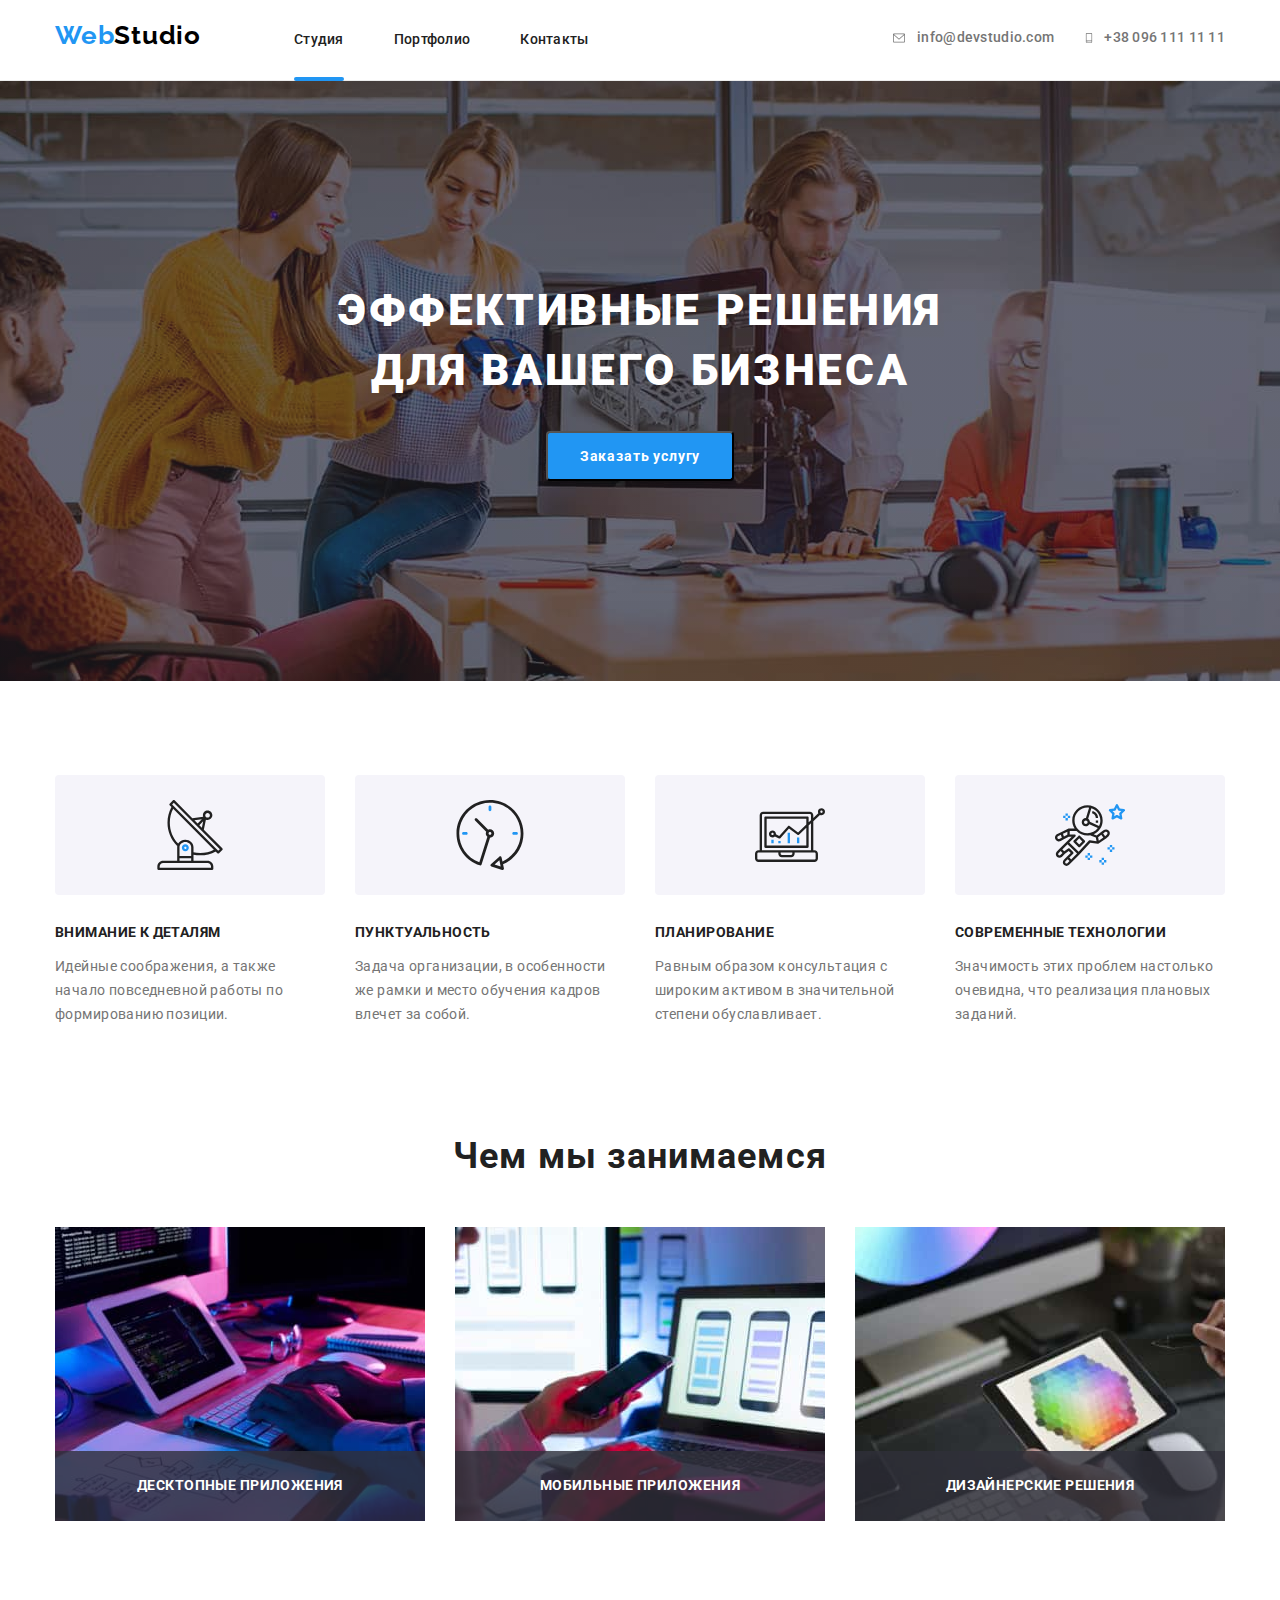
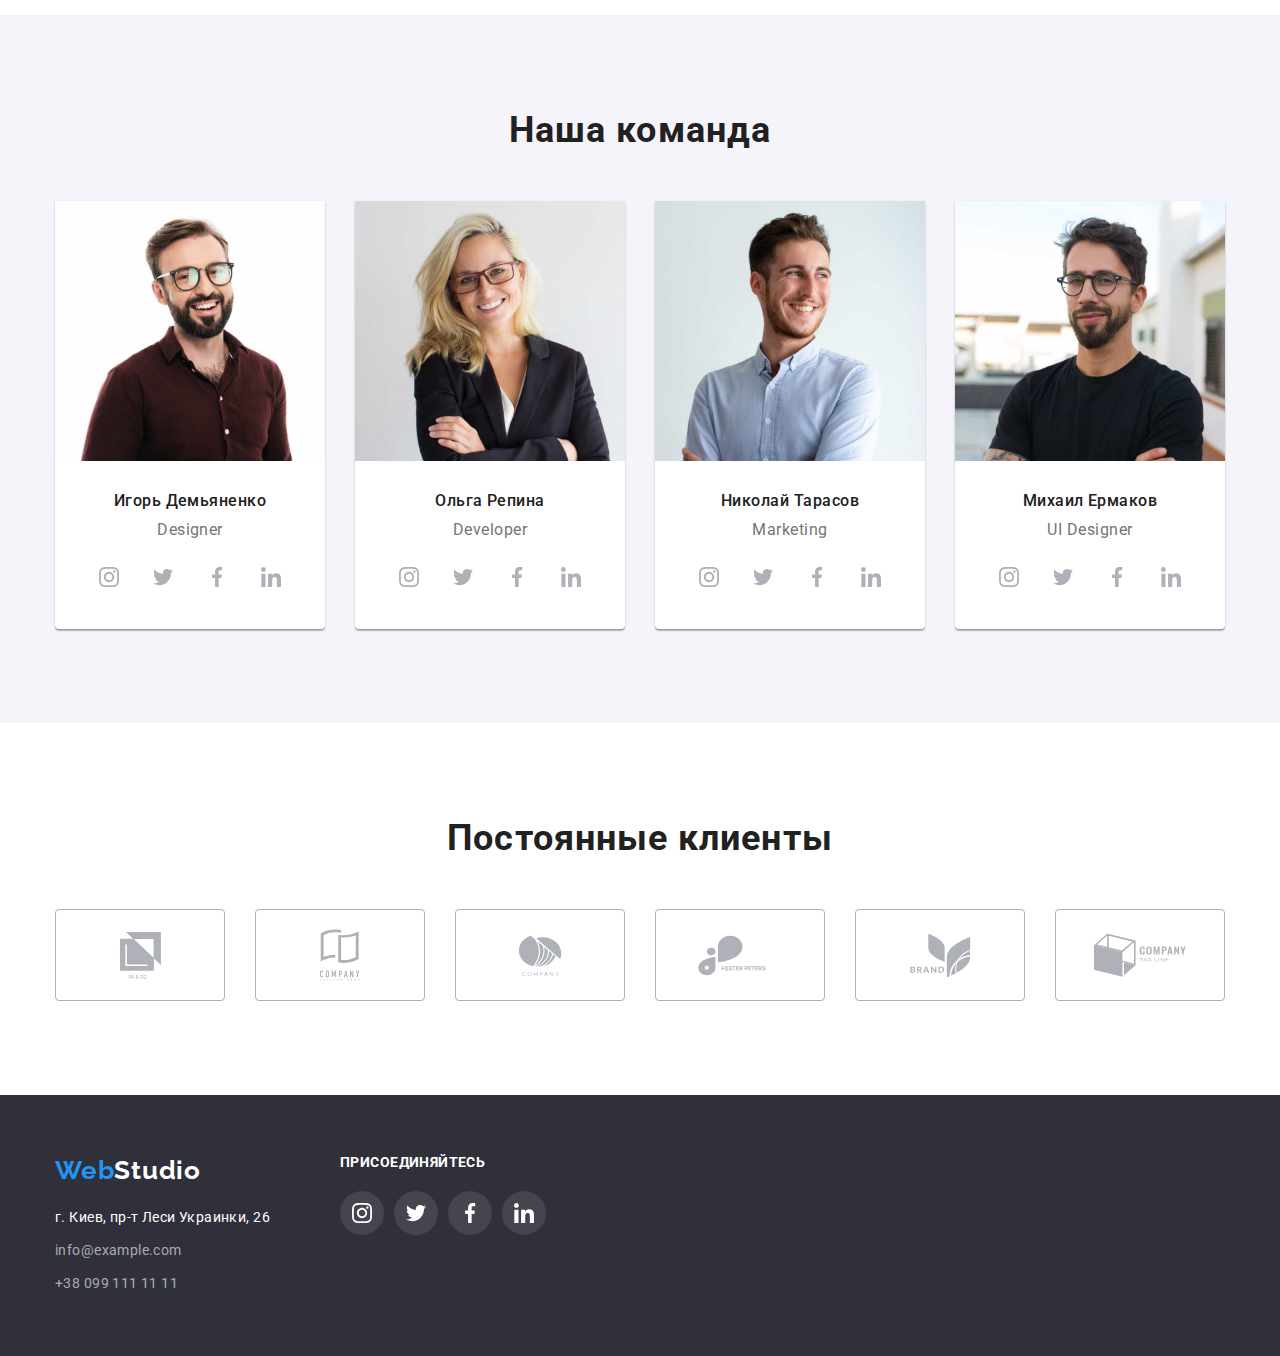
<file: index.html>
<!DOCTYPE html>
<html lang="ru">
  <head>
    <meta charset="UTF-8" />
    <meta http-equiv="X-UA-Compatible" content="IE=edge" />
    <meta name="viewport" content="width=device-width, initial-scale=1.0" />
    <title>Document</title>
    <link rel="stylesheet" href="./css/modern-normalize.css" />
    <link
      href="https://fonts.googleapis.com/css2?family=Raleway:wght@700&family=Roboto:wght@400;500;700;900&display=swap"
      rel="stylesheet"
    />
    <link rel="stylesheet" href="./css/styles.css" />
  </head>
  <body>
    <header class="header">
      <div class="container">
        <div class="header-content">
          <nav class="nav">
            <ul class="nav-list">
              <li class="logo-header">
                <a class="logo" href="index.html"><span>Web</span>Studio</a>
              </li>
              <li class="nav-item">
                <a class="nav-link active" href="index.html">Студия</a>
              </li>
              <li class="nav-item">
                <a class="nav-link" href="portfolio.html">Портфолио</a>
              </li>
              <li class="nav-item">
                <a class="nav-link" href="#">Контакты</a>
              </li>
            </ul>
          </nav>
          <ul class="header-contact-list">
            <li class="header-contact-item">
              <a class="header-contact-link" href="mailto:info@devstudio.com">
                <svg
                  class="header-contact-icon"
                  aria-hidden="true"
                  width="16"
                  height="12"
                >
                  <use href="./images/icons.svg#icon-envelope"></use>
                </svg>
                info@devstudio.com</a
              >
            </li>
            <li class="header-contact-item">
              <a class="header-contact-link" href="tel:+380961111111">
                <svg
                  class="header-contact-icon"
                  aria-hidden="true"
                  width="10"
                  height="16"
                >
                  <use href="./images/icons.svg#icon-smartphone"></use>
                </svg>
                +38 096 111 11 11</a
              >
            </li>
          </ul>
        </div>
      </div>
    </header>

    <main class="main">
      <section class="section hero">
        <div class="container">
          <h1 class="hero-title">
            Эффективные решения<br />
            для вашего бизнеса
          </h1>
          <button type="button" class="hero-button" data-modal-open>
            Заказать услугу
          </button>
        </div>
      </section>

      <div class="backdrop is-hidden" data-modal>
        <div class="modal">
          <button type="button" class="close-button" data-modal-close>
            <svg class="icon-close" width="18" height="18">
              <use href="./images/icons.svg#icon-close"></use>
            </svg>
          </button>
        </div>
      </div>

      <section class="section">
        <div class="container">
          <h2 hidden>Особенности</h2>
          <ul class="specialty-list">
            <li class="specialty-list-item">
              <div class="specialty-icon-container">
                <svg
                  class="specialty-icon"
                  aria-hidden="true"
                  width="70"
                  height="70"
                >
                  <use href="./images/icons.svg#icon-antenna"></use>
                </svg>
              </div>
              <h3 class="specialty-list-item-title">Внимание к деталям</h3>
              <p class="specialty-text">
                Идейные соображения, а также начало повседневной работы по
                формированию позиции.
              </p>
            </li>
            <li class="specialty-list-item">
              <div class="specialty-icon-container">
                <svg
                  class="specialty-icon"
                  aria-hidden="true"
                  width="70"
                  height="70"
                >
                  <use href="./images/icons.svg#icon-clock"></use>
                </svg>
              </div>
              <h3 class="specialty-list-item-title">Пунктуальность</h3>
              <p class="specialty-text">
                Задача организации, в особенности же рамки и место обучения
                кадров влечет за собой.
              </p>
            </li>
            <li class="specialty-list-item">
              <div class="specialty-icon-container">
                <svg
                  class="specialty-icon"
                  aria-hidden="true"
                  width="70"
                  height="70"
                >
                  <use href="./images/icons.svg#icon-diagram"></use>
                </svg>
              </div>
              <h3 class="specialty-list-item-title">Планирование</h3>
              <p class="specialty-text">
                Равным образом консультация с широким активом в значительной
                степени обуславливает.
              </p>
            </li>
            <li class="specialty-list-item">
              <div class="specialty-icon-container">
                <svg
                  class="specialty-icon"
                  aria-hidden="true"
                  width="70"
                  height="70"
                >
                  <use href="./images/icons.svg#icon-astronaut"></use>
                </svg>
              </div>
              <h3 class="specialty-list-item-title">Современные технологии</h3>
              <p class="specialty-text">
                Значимость этих проблем настолько очевидна, что реализация
                плановых заданий.
              </p>
            </li>
          </ul>
        </div>
      </section>

      <section class="section activitys">
        <div class="container">
          <h2 class="title">Чем мы занимаемся</h2>
          <ul class="activitys-list">
            <li class="activitys-list-item">
              <div class="thumb">
                <img
                  class="activitys-img"
                  src="./images/main/box1.jpg"
                  width="370"
                  height="295"
                  alt="Web development"
                />
                <h3 class="label">Десктопные приложения</h3>
              </div>
            </li>
            <li class="activitys-list-item">
              <div class="thumb">
                <img
                  class="activitys-img"
                  src="./images/main/box2.jpg"
                  width="370"
                  height="295"
                  alt="App development"
                />
                <h3 class="label">Мобильные приложения</h3>
              </div>
            </li>
            <li class="activitys-list-item">
              <div class="thumb">
                <img
                  class="activitys-img"
                  src="./images/main/box3.jpg"
                  width="370"
                  height="295"
                  alt="Design"
                />
                <h3 class="label">Дизайнерские решения</h3>
              </div>
            </li>
          </ul>
        </div>
      </section>
      <section class="section team">
        <div class="container team">
          <h2 class="title">Наша команда</h2>
          <ul class="team-list">
            <li class="team-list-item">
              <img
                src="./images/main/IgorDemyanenko.jpg"
                width="270"
                height="260"
                alt="Игорь Демьяненко"
              />
              <div class="team-list-item-text">
                <p class="team-member">Игорь Демьяненко</p>
                <p class="occupation">Designer</p>
              </div>
              <div class="team-social">
                <ul class="team-social-list">
                  <li class="team-social-item">
                    <a class="team-social-link" href="#"
                      ><svg
                        class="team-social-link-icon"
                        aria-label="instagram link"
                        width="20"
                        height="20"
                      >
                        <use
                          href="./images/icons.svg#icon-instagram"
                        ></use></svg
                    ></a>
                  </li>
                  <li class="team-social-item">
                    <a class="team-social-link" href="#"
                      ><svg
                        class="team-social-link-icon"
                        aria-label="twitter link"
                        width="20"
                        height="20"
                      >
                        <use href="./images/icons.svg#icon-twitter"></use></svg
                    ></a>
                  </li>
                  <li class="team-social-item">
                    <a class="team-social-link" href="#"
                      ><svg
                        class="team-social-link-icon"
                        aria-label="facebook link"
                        width="20"
                        height="20"
                      >
                        <use href="./images/icons.svg#icon-facebook"></use></svg
                    ></a>
                  </li>
                  <li class="team-social-item">
                    <a class="team-social-link" href="#"
                      ><svg
                        class="team-social-link-icon"
                        aria-label="linkedin link"
                        width="20"
                        height="20"
                      >
                        <use href="./images/icons.svg#icon-linkedin"></use></svg
                    ></a>
                  </li>
                </ul>
              </div>
            </li>
            <li class="team-list-item">
              <img
                src="./images/main/OlgaRepina.jpg"
                width="270"
                height="260"
                alt="Ольга Репина"
              />
              <div class="team-list-item-text">
                <p class="team-member">Ольга Репина</p>
                <p class="occupation">Developer</p>
              </div>
              <div class="team-social">
                <ul class="team-social-list">
                  <li class="team-social-item">
                    <a class="team-social-link" href="#"
                      ><svg
                        class="team-social-link-icon"
                        aria-label="instagram link"
                        width="20"
                        height="20"
                      >
                        <use
                          href="./images/icons.svg#icon-instagram"
                        ></use></svg
                    ></a>
                  </li>
                  <li class="team-social-item">
                    <a class="team-social-link" href="#"
                      ><svg
                        class="team-social-link-icon"
                        aria-label="twitter link"
                        width="20"
                        height="20"
                      >
                        <use href="./images/icons.svg#icon-twitter"></use></svg
                    ></a>
                  </li>
                  <li class="team-social-item">
                    <a class="team-social-link" href="#"
                      ><svg
                        class="team-social-link-icon"
                        aria-label="facebook link"
                        width="20"
                        height="20"
                      >
                        <use href="./images/icons.svg#icon-facebook"></use></svg
                    ></a>
                  </li>
                  <li class="team-social-item">
                    <a class="team-social-link" href="#"
                      ><svg
                        class="team-social-link-icon"
                        aria-label="linkedin link"
                        width="20"
                        height="20"
                      >
                        <use href="./images/icons.svg#icon-linkedin"></use></svg
                    ></a>
                  </li>
                </ul>
              </div>
            </li>
            <li class="team-list-item">
              <img
                src="./images/main/NikolaiTarasov.jpg"
                width="270"
                height="260"
                alt="Николай Тарасов"
              />
              <div class="team-list-item-text">
                <p class="team-member">Николай Тарасов</p>
                <p class="occupation">Marketing</p>
              </div>
              <div class="team-social">
                <ul class="team-social-list">
                  <li class="team-social-item">
                    <a class="team-social-link" href="#"
                      ><svg
                        class="team-social-link-icon"
                        aria-label="instagram link"
                        width="20"
                        height="20"
                      >
                        <use
                          href="./images/icons.svg#icon-instagram"
                        ></use></svg
                    ></a>
                  </li>
                  <li class="team-social-item">
                    <a class="team-social-link" href="#"
                      ><svg
                        class="team-social-link-icon"
                        aria-label="twitter link"
                        width="20"
                        height="20"
                      >
                        <use href="./images/icons.svg#icon-twitter"></use></svg
                    ></a>
                  </li>
                  <li class="team-social-item">
                    <a class="team-social-link" href="#"
                      ><svg
                        class="team-social-link-icon"
                        aria-label="facebook link"
                        width="20"
                        height="20"
                      >
                        <use href="./images/icons.svg#icon-facebook"></use></svg
                    ></a>
                  </li>
                  <li class="team-social-item">
                    <a class="team-social-link" href="#"
                      ><svg
                        class="team-social-link-icon"
                        aria-label="linkedin link"
                        width="20"
                        height="20"
                      >
                        <use href="./images/icons.svg#icon-linkedin"></use></svg
                    ></a>
                  </li>
                </ul>
              </div>
            </li>
            <li class="team-list-item">
              <img
                src="./images/main/MikhailErmakov.jpg"
                width="270"
                height="260"
                alt="Михаил Ермаков"
              />
              <div class="team-list-item-text">
                <p class="team-member">Михаил Ермаков</p>
                <p class="occupation">UI Designer</p>
              </div>
              <div class="team-social">
                <ul class="team-social-list">
                  <li class="team-social-item">
                    <a class="team-social-link" href="#"
                      ><svg
                        class="team-social-link-icon"
                        aria-label="instagram link"
                        width="20"
                        height="20"
                      >
                        <use
                          href="./images/icons.svg#icon-instagram"
                        ></use></svg
                    ></a>
                  </li>
                  <li class="team-social-item">
                    <a class="team-social-link" href="#"
                      ><svg
                        class="team-social-link-icon"
                        aria-label="twitter link"
                        width="20"
                        height="20"
                      >
                        <use href="./images/icons.svg#icon-twitter"></use></svg
                    ></a>
                  </li>
                  <li class="team-social-item">
                    <a class="team-social-link" href="#"
                      ><svg
                        class="team-social-link-icon"
                        aria-label="facebook link"
                        width="20"
                        height="20"
                      >
                        <use href="./images/icons.svg#icon-facebook"></use></svg
                    ></a>
                  </li>
                  <li class="team-social-item">
                    <a class="team-social-link" href="#"
                      ><svg
                        class="team-social-link-icon"
                        aria-label="linkedin link"
                        width="20"
                        height="20"
                      >
                        <use href="./images/icons.svg#icon-linkedin"></use></svg
                    ></a>
                  </li>
                </ul>
              </div>
            </li>
          </ul>
        </div>
      </section>
      <section class="section">
        <div class="container regular-client">
          <h2 class="regular-client-title title">Постоянные клиенты</h2>
          <ul class="client-list">
            <li class="client-list-item">
              <a class="client-link" href="#"
                ><svg
                  class="client-icon"
                  aria-label="logo link"
                  width="41"
                  height="47"
                >
                  <use href="./images/icons.svg#logo-1"></use></svg
              ></a>
            </li>
            <li class="client-list-item">
              <a class="client-link" href="#"
                ><svg
                  class="client-icon"
                  aria-label="logo link"
                  width="40"
                  height="52"
                >
                  <use href="./images/icons.svg#logo-2"></use></svg
              ></a>
            </li>
            <li class="client-list-item">
              <a class="client-link" href="#"
                ><svg
                  class="client-icon"
                  aria-label="logo link"
                  width="44"
                  height="41"
                >
                  <use href="./images/icons.svg#logo-3"></use></svg
              ></a>
            </li>
            <li class="client-list-item">
              <a class="client-link" href="#"
                ><svg
                  class="client-icon"
                  aria-label="logo link"
                  width="84"
                  height="41"
                >
                  <use href="./images/icons.svg#logo-4"></use></svg
              ></a>
            </li>
            <li class="client-list-item">
              <a class="client-link" href="#"
                ><svg
                  class="client-icon"
                  aria-label="logo link"
                  width="63"
                  height="45"
                >
                  <use href="./images/icons.svg#logo-5"></use></svg
              ></a>
            </li>
            <li class="client-list-item">
              <a class="client-link" href="#"
                ><svg
                  class="client-icon"
                  aria-label="logo link"
                  width="94"
                  height="44"
                >
                  <use href="./images/icons.svg#logo-6"></use></svg
              ></a>
            </li>
          </ul>
        </div>
      </section>
    </main>

    <footer class="footer">
      <div class="container footer-content">
        <div class="footer-main">
          <a class="logo-footer" href="index.html"><span>Web</span>Studio</a>
          <address class="address">
            <ul class="footer-list">
              <li>
                <p class="address-text">г. Киев, пр-т Леси Украинки, 26</p>
              </li>
              <li>
                <a class="footer-address" href="mailto:info@example.com">
                  info@example.com</a
                >
              </li>
              <li>
                <a class="footer-address" href="tel:+380991111111">
                  +38 099 111 11 11</a
                >
              </li>
            </ul>
          </address>
        </div>
        <div class="footer-social-container">
          <h2 class="footer-social-title">Присоединяйтесь</h2>
          <div class="footer-social">
            <ul class="social-list">
              <li class="social-item">
                <a class="social-link" href="#"
                  ><svg
                    class="social-link-icon"
                    aria-label="instagram link"
                    width="20"
                    height="20"
                  >
                    <use href="./images/icons.svg#icon-instagram"></use></svg
                ></a>
              </li>
              <li class="social-item">
                <a class="social-link" href="#"
                  ><svg
                    class="social-link-icon"
                    aria-label="twitter link"
                    width="20"
                    height="20"
                  >
                    <use href="./images/icons.svg#icon-twitter"></use></svg
                ></a>
              </li>
              <li class="social-item">
                <a class="social-link" href="#"
                  ><svg
                    class="social-link-icon"
                    aria-label="facebook link"
                    width="20"
                    height="20"
                  >
                    <use href="./images/icons.svg#icon-facebook"></use></svg
                ></a>
              </li>
              <li class="social-item">
                <a class="social-link" href="#"
                  ><svg
                    class="social-link-icon"
                    aria-label="linkedin link"
                    width="20"
                    height="20"
                  >
                    <use href="./images/icons.svg#icon-linkedin"></use></svg
                ></a>
              </li>
            </ul>
          </div>
        </div>
      </div>
    </footer>
    <script src="./js/modal.js"></script>
  </body>
</html>
</file>
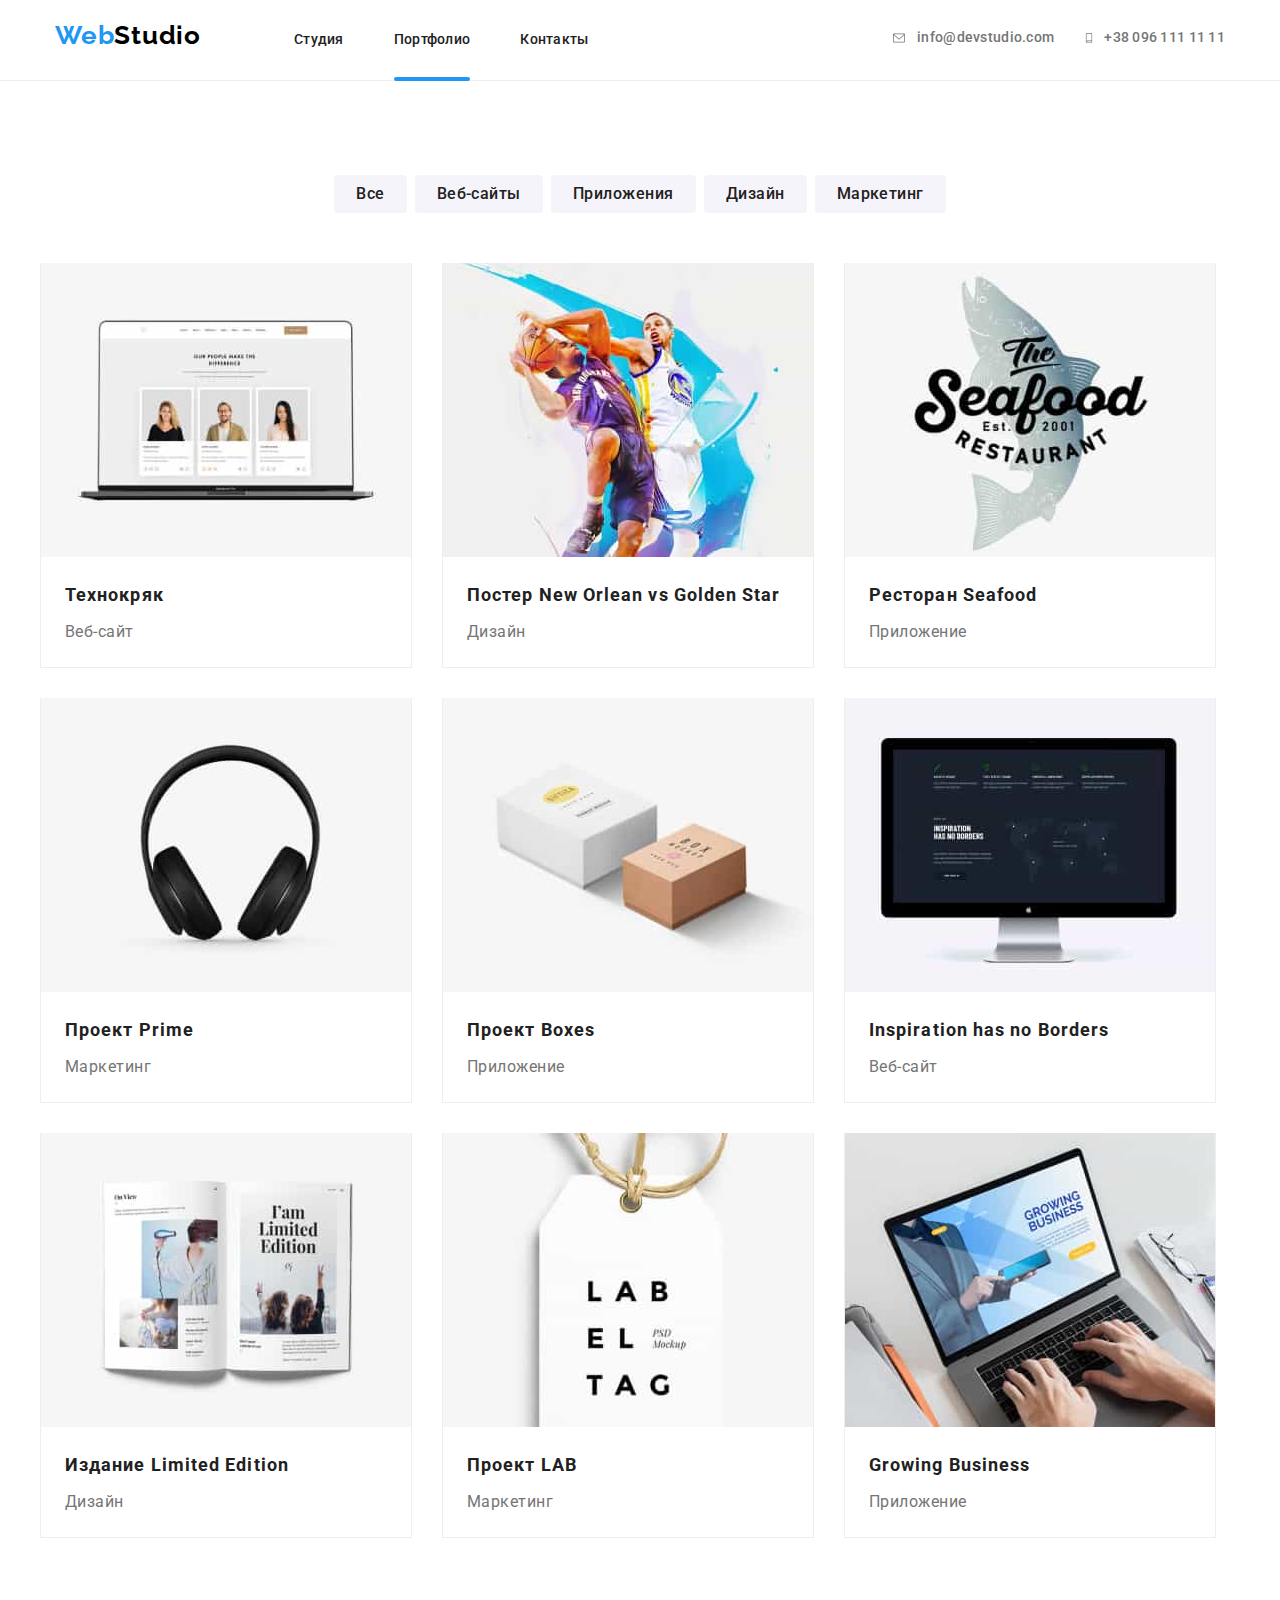
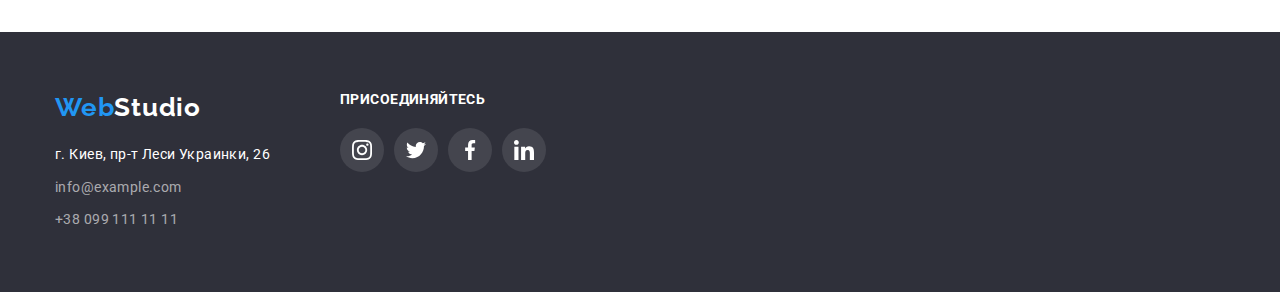
<file: portfolio.html>
<!DOCTYPE html>
<html lang="ru">
  <head>
    <meta charset="UTF-8" />
    <meta http-equiv="X-UA-Compatible" content="IE=edge" />
    <meta name="viewport" content="width=device-width, initial-scale=1.0" />
    <title>Document</title>
    <link rel="stylesheet" href="./css/modern-normalize.css" />
    <link
      href="https://fonts.googleapis.com/css2?family=Raleway:wght@700&family=Roboto:wght@400;500;700;900&display=swap"
      rel="stylesheet"
    />
    <link rel="stylesheet" href="./css/styles.css" />
  </head>
  <body>
    <header class="header">
      <div class="container">
        <div class="header-content">
          <nav class="nav">
            <ul class="nav-list">
              <li class="logo-header">
                <a class="logo" href="index.html"><span>Web</span>Studio</a>
              </li>
              <li class="nav-item">
                <a class="nav-link" href="index.html">Студия</a>
              </li>
              <li class="nav-item">
                <a class="nav-link active" href="portfolio.html">Портфолио</a>
              </li>
              <li class="nav-item">
                <a class="nav-link" href="#">Контакты</a>
              </li>
            </ul>
          </nav>
          <ul class="header-contact-list">
            <li class="header-contact-item">
              <a class="header-contact-link" href="mailto:info@devstudio.com">
                <svg
                  class="header-contact-icon"
                  aria-hidden="true"
                  width="16"
                  height="12"
                >
                  <use href="./images/icons.svg#icon-envelope"></use>
                </svg>
                info@devstudio.com</a
              >
            </li>
            <li class="header-contact-item">
              <a class="header-contact-link" href="tel:+380961111111">
                <svg
                  class="header-contact-icon"
                  aria-hidden="true"
                  width="10"
                  height="16"
                >
                  <use href="./images/icons.svg#icon-smartphone"></use>
                </svg>
                +38 096 111 11 11</a
              >
            </li>
          </ul>
        </div>
      </div>
    </header>

    <main>
      <section hidden>
        <div class="container">
          <h1 class="title">Портфолио</h1>
        </div>
      </section>

      <section class="section">
        <div class="container project-list">
          <ul class="filters">
            <li class="filters-item">
              <button class="filters-item-button" type="button">Все</button>
            </li>

            <li class="filters-item">
              <button class="filters-item-button" type="button">
                Веб-сайты
              </button>
            </li>

            <li class="filters-item">
              <button class="filters-item-button" type="button">
                Приложения
              </button>
            </li>

            <li class="filters-item">
              <button class="filters-item-button" type="button">Дизайн</button>
            </li>
            <li class="filters-item">
              <button class="filters-item-button" type="button">
                Маркетинг
              </button>
            </li>
          </ul>

          <ul class="project">
            <li class="project-item">
              <div class="overlay-box">
                <img
                  class="project-img"
                  src="./images/portfolio/project1.jpg"
                  width="370"
                  height="294"
                  alt="project-img"
                />
                <div class="overlay">
                  <p class="overlay-text">
                    Ресурс предлагает комплексные предложения с разным уровнем
                    функционала и сервисов. Все это позволит посетителю получить
                    исчерпывающие сведения о компании или частном лице.
                  </p>
                </div>
              </div>
              <div class="project-title">
                <h2 class="project-name">Технокряк</h2>
                <p class="project-type">Веб-сайт</p>
              </div>
            </li>

            <li class="project-item">
              <div class="overlay-box">
                <img
                  class="project-img"
                  src="./images/portfolio/project2.jpg"
                  width="370"
                  height="294"
                  alt="project-img"
                />
                <div class="overlay">
                  <p class="overlay-text">
                    Ресурс предлагает комплексные предложения с разным уровнем
                    функционала и сервисов. Все это позволит посетителю получить
                    исчерпывающие сведения о компании или частном лице.
                  </p>
                </div>
              </div>

              <div class="project-title">
                <h2 class="project-name">Постер New Orlean vs Golden Star</h2>
                <p class="project-type">Дизайн</p>
              </div>
            </li>

            <li class="project-item">
              <div class="overlay-box">
                <img
                  class="project-img"
                  src="./images/portfolio/project3.jpg"
                  width="370"
                  height="294"
                  alt="project-img"
                />
                <div class="overlay">
                  <p class="overlay-text">
                    Ресурс предлагает комплексные предложения с разным уровнем
                    функционала и сервисов. Все это позволит посетителю получить
                    исчерпывающие сведения о компании или частном лице.
                  </p>
                </div>
              </div>

              <div class="project-title">
                <h2 class="project-name">Ресторан Seafood</h2>
                <p class="project-type">Приложение</p>
              </div>
            </li>

            <li class="project-item">
              <div class="overlay-box">
                <img
                  class="project-img"
                  src="./images/portfolio/project4.jpg"
                  width="370"
                  height="294"
                  alt="project-img"
                />
                <div class="overlay">
                  <p class="overlay-text">
                    Ресурс предлагает комплексные предложения с разным уровнем
                    функционала и сервисов. Все это позволит посетителю получить
                    исчерпывающие сведения о компании или частном лице.
                  </p>
                </div>
              </div>

              <div class="project-title">
                <h2 class="project-name">Проект Prime</h2>
                <p class="project-type">Маркетинг</p>
              </div>
            </li>

            <li class="project-item">
              <div class="overlay-box">
                <img
                  class="project-img"
                  src="./images/portfolio/project5.jpg"
                  width="370"
                  height="294"
                  alt="project-img"
                />
                <div class="overlay">
                  <p class="overlay-text">
                    Ресурс предлагает комплексные предложения с разным уровнем
                    функционала и сервисов. Все это позволит посетителю получить
                    исчерпывающие сведения о компании или частном лице.
                  </p>
                </div>
              </div>
              <div class="project-title">
                <h2 class="project-name">Проект Boxes</h2>
                <p class="project-type">Приложение</p>
              </div>
            </li>

            <li class="project-item">
              <div class="overlay-box">
                <img
                  class="project-img"
                  src="./images/portfolio/project6.jpg"
                  width="370"
                  height="294"
                  alt="project-img"
                />
                <div class="overlay">
                  <p class="overlay-text">
                    Ресурс предлагает комплексные предложения с разным уровнем
                    функционала и сервисов. Все это позволит посетителю получить
                    исчерпывающие сведения о компании или частном лице.
                  </p>
                </div>
              </div>

              <div class="project-title">
                <h2 class="project-name">Inspiration has no Borders</h2>
                <p class="project-type">Веб-сайт</p>
              </div>
            </li>

            <li class="project-item">
              <div class="overlay-box">
                <img
                  class="project-img"
                  src="./images/portfolio/project7.jpg"
                  width="370"
                  height="294"
                  alt="project-img"
                />
                <div class="overlay">
                  <p class="overlay-text">
                    Ресурс предлагает комплексные предложения с разным уровнем
                    функционала и сервисов. Все это позволит посетителю получить
                    исчерпывающие сведения о компании или частном лице.
                  </p>
                </div>
              </div>

              <div class="project-title">
                <h2 class="project-name">Издание Limited Edition</h2>
                <p class="project-type">Дизайн</p>
              </div>
            </li>

            <li class="project-item">
              <div class="overlay-box">
                <img
                  class="project-img"
                  src="./images/portfolio/project8.jpg"
                  width="370"
                  height="294"
                  alt="project-img"
                />
                <div class="overlay">
                  <p class="overlay-text">
                    Ресурс предлагает комплексные предложения с разным уровнем
                    функционала и сервисов. Все это позволит посетителю получить
                    исчерпывающие сведения о компании или частном лице.
                  </p>
                </div>
              </div>

              <div class="project-title">
                <h2 class="project-name">Проект LAB</h2>
                <p class="project-type">Маркетинг</p>
              </div>
            </li>

            <li class="project-item">
              <div class="overlay-box">
                <img
                  class="project-img"
                  src="./images/portfolio/project9.jpg"
                  width="370"
                  height="294"
                  alt="project-img"
                />
                <div class="overlay">
                  <p class="overlay-text">
                    Ресурс предлагает комплексные предложения с разным уровнем
                    функционала и сервисов. Все это позволит посетителю получить
                    исчерпывающие сведения о компании или частном лице.
                  </p>
                </div>
              </div>

              <div class="project-title">
                <h2 class="project-name">Growing Business</h2>
                <p class="project-type">Приложение</p>
              </div>
            </li>
          </ul>
        </div>
      </section>
    </main>

    <footer class="footer">
      <div class="container footer-content">
        <div class="footer-main">
          <a class="logo-footer" href="index.html"><span>Web</span>Studio</a>
          <address class="address">
            <ul class="footer-list">
              <li>
                <p class="address-text">г. Киев, пр-т Леси Украинки, 26</p>
              </li>
              <li>
                <a class="footer-address" href="mailto:info@example.com">
                  info@example.com</a
                >
              </li>
              <li>
                <a class="footer-address" href="tel:+380991111111">
                  +38 099 111 11 11</a
                >
              </li>
            </ul>
          </address>
        </div>
        <div class="footer-social-container">
          <h2 class="footer-social-title">Присоединяйтесь</h2>
          <div class="footer-social">
            <ul class="social-list">
              <li class="social-item">
                <a class="social-link" href="#"
                  ><svg
                    class="social-link-icon"
                    aria-label="instagram link"
                    width="20"
                    height="20"
                  >
                    <use href="./images/icons.svg#icon-instagram"></use></svg
                ></a>
              </li>
              <li class="social-item">
                <a class="social-link" href="#"
                  ><svg
                    class="social-link-icon"
                    aria-label="twitter link"
                    width="20"
                    height="20"
                  >
                    <use href="./images/icons.svg#icon-twitter"></use></svg
                ></a>
              </li>
              <li class="social-item">
                <a class="social-link" href="#"
                  ><svg
                    class="social-link-icon"
                    aria-label="facebook link"
                    width="20"
                    height="20"
                  >
                    <use href="./images/icons.svg#icon-facebook"></use></svg
                ></a>
              </li>
              <li class="social-item">
                <a class="social-link" href="#"
                  ><svg
                    class="social-link-icon"
                    aria-label="linkedin link"
                    width="20"
                    height="20"
                  >
                    <use href="./images/icons.svg#icon-linkedin"></use></svg
                ></a>
              </li>
            </ul>
          </div>
        </div>
      </div>
    </footer>
  </body>
</html>
</file>
<file: css/styles.css>
/* normalise */
html {
  box-sizing: border-box;
}
*,
*::after,
*::before {
  box-sizing: inherit;
}
h1,
h2,
h3,
h4,
h5,
h6,
p {
  margin-top: 0;
}
ul {
  list-style: none;
  padding-left: 0;
  margin: 0;
}
link {
  text-decoration: none;
  color: inherit;
}
img {
  display: block;
  max-width: 100%;
  height: auto;
}
address {
  font-style: normal;
}

/* styles */
body {
  color: #757575;
  font-family: "Roboto", sans-serif;
  font-size: 14px;
  line-height: 1.14;
}
.container {
  max-width: 1200px;
  margin-left: auto;
  margin-right: auto;
  padding-left: 15px;
  padding-right: 15px;
}
.section {
  padding-bottom: 94px;
  padding-top: 94px;
}
.title {
  color: #212121;
  font-weight: 700;
  font-size: 36px;
  line-height: 1.17;
  text-align: center;
  letter-spacing: 0.03em;
  margin-bottom: 50px;
}

/* heder */
.header {
  border-bottom: 1px solid #ececec;
  background-color: #fff;
}
.header-content {
  display: flex;
  align-items: center;
}
.nav {
  margin-right: auto;
}

.nav-list {
  display: flex;
  justify-content: flex-start;
  align-items: center;
  padding-left: 0;
}
.nav-item:not(:last-child) {
  margin-right: 50px;
}
.nav-link {
  position: relative;
  font-weight: 500;
  letter-spacing: 0.02em;
  padding-bottom: 32px;
  padding-top: 32px;
  transition: color 250ms cubic-bezier(0.4, 0, 0.2, 1);
}
.nav-link.active::after {
  content: "";
  position: absolute;
  left: 0;
  bottom: -1px;
  height: 4px;
  width: 100%;
  background-color: #2196f3;
  border-radius: 2px;
}

.nav-item {
  display: flex;
}
.logo {
  color: #000000;
  font-family: "Raleway", sans-serif;
  font-weight: 700;
  text-decoration: none;
  font-size: 26px;
  line-height: 1.19px;
  letter-spacing: 0.03em;

  padding-bottom: 25px;
  padding-top: 24px;
  margin-right: 93px;
}
.logo span {
  color: #2196f3;
}

.nav-item a {
  color: #212121;
  font-weight: 500;
  text-decoration: none;
  font-size: 14px;
  letter-spacing: 0.02em;
}
.nav-item a:hover,
.nav-item a:focus {
  color: #2196f3;
}
.header-contact-list {
  display: inline-flex;
}
.header-contact-link {
  display: inline-flex;
  align-items: center;
  color: #757575;
  text-decoration: none;
  font-weight: 500;
  font-size: 14px;
  line-height: 1.14;
  letter-spacing: 0.02em;

  transition: color 250ms cubic-bezier(0.4, 0, 0.2, 1);
}
.header-contact-item:not(:last-child) {
  margin-right: 30px;
}
.header-contact-link:hover,
.header-contact-link:focus {
  color: #2196f3;
}
.header-contact-icon {
  fill: currentColor;
  margin-right: 10px;
}
/* main */
/* hero */
.hero {
  background-color: #2f303a;
  background-image: linear-gradient(
      rgba(47, 48, 58, 0.4),
      rgba(47, 48, 58, 0.4)
    ),
    url(../images/main/hero-bgd.jpg);
  background-position: center;
  background-repeat: no-repeat;
  text-align: center;
  background-size: 1600px 600px;

  padding-top: 200px;
  padding-bottom: 200px;
}
.hero-title {
  color: #fff;
  font-weight: 900;
  font-size: 44px;
  line-height: 1.36;
  letter-spacing: 0.06em;
  text-transform: uppercase;

  margin-bottom: 30px;
}
.hero-button {
  background-color: #2196f3;
  color: #fff;
  font-weight: 700;
  line-height: 1.9;
  letter-spacing: 0.06em;
  font-family: inherit;
  box-shadow: 0px 4px 4px rgba(0, 0, 0, 0.15);
  border-radius: 4px;

  padding: 10px 32px;

  transition: background-color 250ms cubic-bezier(0.4, 0, 0.2, 1);
}
.hero-button:hover,
.hero-button:focus {
  background-color: #188ce8;
  cursor: pointer;
}

/* modal */
.backdrop {
  position: fixed;
  top: 0;
  left: 0;
  z-index: 2;

  width: 100%;
  height: 100%;
  background: rgba(0, 0, 0, 0.2);
  opacity: 1;
  transition: opacity 250ms cubic-bezier(0.4, 0, 0.2, 1),
    visibility 250ms cubic-bezier(0.4, 0, 0.2, 1);
}
.backdrop.is-hidden {
  opacity: 0;
  visibility: hidden;
  pointer-events: none;
}
.backdrop.is-hidden.modal {
  transform: translate(-50%, -50%) scale(0.8);
  transition: transform 250ms cubic-bezier(0.4, 0, 0.2, 1);
}
.modal {
  position: absolute;
  top: 50%;
  left: 50%;

  min-width: 528px;
  min-height: 581px;
  background: #ffffff;
  box-shadow: 0px 1px 3px rgba(0, 0, 0, 0.12), 0px 1px 1px rgba(0, 0, 0, 0.14),
    0px 2px 1px rgba(0, 0, 0, 0.2);
  border-radius: 4px;

  transform: translate(-50%, -50%) scale(1);
  transition: transform 250ms cubic-bezier(0.4, 0, 0.2, 1);
}

.close-button {
  position: absolute;
  top: 8px;
  right: 8px;
  width: 30px;
  height: 30px;
  display: flex;
  justify-content: center;
  align-items: center;
  border-radius: 50%;

  background: #ffffff;
  border: 1px solid rgba(0, 0, 0, 0.1);
}
.close-button:hover,
.close-button:focus {
  color: #2196f3;
  border-color: #2196f3;
}
.icon-close {
  fill: currentColor;
}
/* specialty */
.specialty-icon-container {
  background: #f5f4fa;
  border-radius: 4px;
  margin-bottom: 30px;
  display: flex;
  align-items: center;
  width: 270px;
  height: 120px;
  justify-content: center;
}
.specialty-list {
  display: flex;
  align-items: center;
  padding-left: 0;
}
.specialty-list-item:not(:last-child) {
  margin-right: 30px;
}
.specialty-list-item-title {
  color: #212121;
  font-weight: 700;
  font-size: 14px;
  line-height: 1.14;
  letter-spacing: 0.03em;
  text-transform: uppercase;
}
.specialty-text {
  font-size: 14px;
  line-height: 1.71;
  letter-spacing: 0.03em;
}
/* activitys */
.activitys {
  padding-top: 0;
}
.activitys-list {
  display: flex;
  padding-left: 0;
}
.activitys-list-item:not(:last-child) {
  margin-right: 30px;
}
.thumb {
  position: relative;
  display: flex;
  justify-content: center;
  align-items: flex-end;
}
.label {
  position: absolute;
  width: 100%;
  height: 70px;
  margin-bottom: 0;
  display: flex;
  justify-content: center;
  align-items: center;

  font-weight: 700;
  font-size: 14px;
  line-height: 1.14;
  text-align: center;
  letter-spacing: 0.03em;
  text-transform: uppercase;
  color: #ffffff;
  background-color: rgba(47, 48, 58, 0.8);
}
/* team */
.team {
  background-color: #f5f4fa;
}
.team-list {
  display: flex;
  padding-left: 0;
}
.team-list-item {
  background-color: #fff;
  box-shadow: 0px 1px 3px rgba(0, 0, 0, 0.12), 0px 1px 1px rgba(0, 0, 0, 0.14),
    0px 2px 1px rgba(0, 0, 0, 0.2);
  border-radius: 0px 0px 4px 4px;
}
.team-list-item:not(:last-child) {
  margin-right: 30px;
}
.team-list-item-text {
  padding-top: 30px;
}
.team-member {
  color: #212121;
  font-weight: 500;
  font-size: 16px;
  line-height: 1.19;
  text-align: center;
  letter-spacing: 0.03em;
  margin-bottom: 10px;
}
.occupation {
  font-size: 16px;
  line-height: 1.19;
  text-align: center;
  letter-spacing: 0.03em;
  margin-bottom: 0;
}
.team-social {
  padding: 16px 32px 30px;
}
.team-social-list {
  display: flex;
}
.team-social-item:not(:last-child) {
  margin-right: 10px;
}
.team-social-link {
  display: flex;
  align-items: center;
  width: 44px;
  height: 44px;
  justify-content: center;
  border-radius: 50%;
  background: #fff;
  fill: #afb1b8;

  transition: background-color 250ms cubic-bezier(0.4, 0, 0.2, 1);
}
.team-social-link:hover,
.team-social-link:focus {
  background: #2196f3;
  fill: #fff;
}
/* client list */
.client-list {
  display: flex;
}
.client-link {
  display: flex;
  justify-content: center;
  align-items: center;
  width: 170px;
  height: 92px;
  border: 1px solid #afb1b8;
  border-radius: 4px;
  color: #afb1b8;

  transition: color 250ms cubic-bezier(0.4, 0, 0.2, 1);
}
.client-link:hover,
.client-link:focus {
  color: #2196f3;
  border-color: #2196f3;
}
.client-list-item:not(:last-child) {
  margin-right: 30px;
}
.client-icon {
  fill: currentColor;
}
/* footer */
.footer {
  background-color: #2f303a;

  padding-top: 60px;
  padding-bottom: 60px;
}
.footer-content {
  display: flex;
}
.footer-main {
  display: flex;
  flex-direction: column;
  margin-right: 70px;
}
.logo-footer {
  color: #fff;
  font-family: "Raleway", sans-serif;
  text-decoration: none;
  font-weight: 700;
  font-size: 26px;
  line-height: 1.19;
  letter-spacing: 0.03em;

  margin-bottom: 20px;
}
.logo-footer span {
  color: #2196f3;
}
.footer-list {
  padding-left: 0;
  margin-top: 0;
  margin-bottom: 0;
}
.footer-list li:not(:last-child) {
  margin-bottom: 9px;
}
.address-text {
  color: #fff;
  font-size: 14px;
  line-height: 1.7;
  letter-spacing: 0.03em;
  margin-bottom: 9px;
}
.footer-address {
  color: rgba(255, 255, 255, 0.6);
  text-decoration: none;
  font-size: 14px;
  line-height: 1.7;
  letter-spacing: 0.03em;
  transition: color 250ms cubic-bezier(0.4, 0, 0.2, 1);
}
.footer-address:hover,
.footer-address:focus {
  color: #2196f3;
}

/*footer social */

.footer-social-title {
  font-weight: 700;
  font-size: 14px;
  line-height: 1.14;
  letter-spacing: 0.03em;
  text-transform: uppercase;
  color: #ffffff;

  margin-bottom: 20px;
}
.social-list {
  display: flex;
}
.social-item:not(:last-child) {
  margin-right: 10px;
}
.social-link {
  display: flex;
  align-items: center;
  justify-content: center;
  width: 44px;
  height: 44px;
  background-color: rgba(255, 255, 255, 0.1);
  border-radius: 50%;

  transition: background-color 250ms cubic-bezier(0.4, 0, 0.2, 1);
}
.social-link:hover,
.social-link:focus {
  background-color: #2196f3;
}
.social-link-icon {
  fill: #fff;
}

/* portfolio */
.portfolio {
  background-color: #eee;
  border: 1px;
}

/* filters */
.filters {
  display: flex;
  justify-content: center;
  margin-bottom: 50px;
}
.filters-item-button {
  background-color: #f5f4fa;
  color: #212121;
  border: none;
  border-radius: 4px;
  cursor: pointer;
  font-family: inherit;
  font-weight: 500;
  font-size: 16px;
  line-height: 1.6;
  text-align: center;
  letter-spacing: 0.03em;

  padding: 6px 22px;

  transition: background-color 250ms cubic-bezier(0.4, 0, 0.2, 1);
}
.filters-item:not(:last-child) {
  margin-right: 8px;
}
.filters-item-button:hover,
.filters-item-button:focus {
  background-color: #2196f3;
  color: #fff;
  box-shadow: 0px 3px 1px rgba(0, 0, 0, 0.1), 0px 1px 2px rgba(0, 0, 0, 0.08),
    0px 2px 2px rgba(0, 0, 0, 0.12);
}
.project {
  display: flex;
  flex-wrap: wrap;

  margin-top: -30px;
  margin-left: -30px;
  padding-left: 0;
}
.project-list {
  padding-left: 0;
  padding-right: 0;
}
.project-item {
  background-color: #fff;
  border-bottom: 1px solid #eeeeee;
  border-left: 1px solid #eeeeee;
  border-right: 1px solid #eeeeee;

  flex-basis: calc(100% / 3 -30px);
  margin-top: 30px;
  margin-left: 30px;

  transition: box-shadow 250ms cubic-bezier(0.4, 0, 0.2, 1);
}
.project-item:hover,
.project-item:focus {
  box-shadow: 0px 1px 1px rgba(0, 0, 0, 0.12), 0px 4px 4px rgba(0, 0, 0, 0.06),
    1px 4px 6px rgba(0, 0, 0, 0.16);
  cursor: pointer;
}

.project-title {
  padding: 20px 24px;
}
.project-name {
  color: #212121;
  font-weight: 700;
  font-size: 18px;
  line-height: 2;
  letter-spacing: 0.06em;

  margin-bottom: 4px;
}
.project-type {
  font-size: 16px;
  line-height: 1.88;
  letter-spacing: 0.03em;
  margin-bottom: 0;
}
.overlay-box {
  position: relative;
  overflow: hidden;
}
.overlay {
  position: absolute;
  top: 0;
  left: 0;
  width: 100%;
  height: 100%;
  background-color: rgba(33, 150, 243, 0.9);

  padding: 63px 24px;

  transform: translatey(100%);
  transition: transform 250ms cubic-bezier(0.4, 0, 0.2, 1);
}
.project-item:hover .overlay {
  transform: translatey(0);
}
.overlay-text {
  font-size: 18px;
  line-height: 1.56;
  letter-spacing: 0.03em;
  color: #ffffff;
}
</file>
